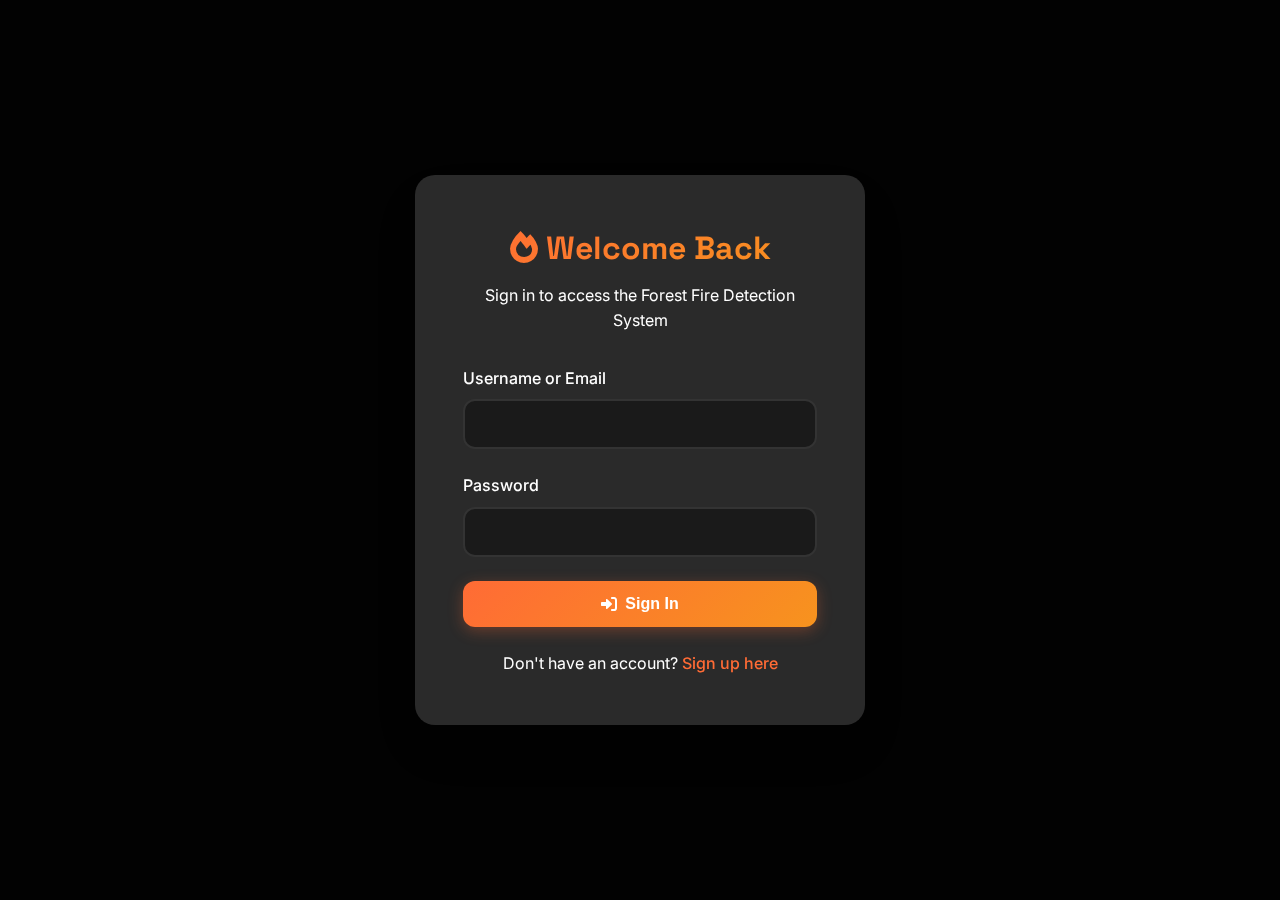
<file: FireDetectionApp/templates/index.html>
<!doctype html>
<html lang="en">
<head>
  <meta charset="utf-8">
  <meta name="viewport" content="width=device-width, initial-scale=1.0">
  <title>Forest Fire Detection - AI Powered Monitoring System</title>
  <link href="https://cdnjs.cloudflare.com/ajax/libs/font-awesome/6.0.0/css/all.min.css" rel="stylesheet">
  <link href="https://fonts.googleapis.com/css2?family=Inter:wght@300;400;500;600;700&family=Space+Grotesk:wght@400;500;600;700&display=swap" rel="stylesheet">
  <style>
    :root {
      --primary-color: #ff6b35;
      --secondary-color: #f7931e;
      --accent-color: #4ecdc4;
      --dark-bg: #0a0a0a;
      --dark-surface: #1a1a1a;
      --dark-card: #2a2a2a;
      --dark-text: #ffffff;
      --dark-text-secondary: #b0b0b0;
      --light-bg: #ffffff;
      --light-surface: #f8f9fa;
      --light-card: #ffffff;
      --light-text: #2c3e50;
      --light-text-secondary: #6c757d;
      --gradient: linear-gradient(135deg, var(--primary-color), var(--secondary-color));
      --shadow: 0 10px 30px rgba(0,0,0,0.1);
      --shadow-hover: 0 20px 40px rgba(0,0,0,0.15);
      --border-radius: 16px;
      --transition: all 0.3s cubic-bezier(0.4, 0, 0.2, 1);
    }

    [data-theme="dark"] {
      --bg-color: var(--dark-bg);
      --surface-color: var(--dark-surface);
      --card-color: var(--dark-card);
      --text-color: var(--dark-text);
      --text-secondary: var(--dark-text-secondary);
      --border-color: #333;
    }

    [data-theme="light"] {
      --bg-color: var(--light-bg);
      --surface-color: var(--light-surface);
      --card-color: var(--light-card);
      --text-color: var(--light-text);
      --text-secondary: var(--light-text-secondary);
      --border-color: #e9ecef;
    }

    * {
      margin: 0;
      padding: 0;
      box-sizing: border-box;
    }

    body {
      font-family: 'Inter', sans-serif;
      background: var(--bg-color);
      color: var(--text-color);
      line-height: 1.6;
      transition: var(--transition);
      min-height: 100vh;
    }

    /* Header */
    .header {
      background: var(--card-color);
      backdrop-filter: blur(20px);
      border-bottom: 1px solid var(--border-color);
      position: sticky;
      top: 0;
      z-index: 1000;
      box-shadow: var(--shadow);
    }

    .nav {
      max-width: 1400px;
      margin: 0 auto;
      padding: 0 2rem;
      display: flex;
      justify-content: space-between;
      align-items: center;
      height: 80px;
    }

    .logo {
      display: flex;
      align-items: center;
      gap: 12px;
      font-family: 'Space Grotesk', sans-serif;
      font-weight: 700;
      font-size: 1.5rem;
      color: var(--primary-color);
    }

    .logo i {
      font-size: 2rem;
      background: var(--gradient);
      -webkit-background-clip: text;
      -webkit-text-fill-color: transparent;
      background-clip: text;
    }

    .nav-links {
      display: flex;
      gap: 2rem;
      list-style: none;
    }

    .nav-links a {
      color: var(--text-color);
      text-decoration: none;
      font-weight: 500;
      padding: 8px 16px;
      border-radius: 8px;
      transition: var(--transition);
    }

    .nav-links a:hover {
      background: var(--primary-color);
      color: white;
      transform: translateY(-2px);
    }

    .theme-toggle {
      background: var(--surface-color);
      border: 2px solid var(--border-color);
      border-radius: 50%;
      width: 50px;
      height: 50px;
      display: flex;
      align-items: center;
      justify-content: center;
      cursor: pointer;
      color: var(--text-color);
      font-size: 1.2rem;
      transition: var(--transition);
    }

    .theme-toggle:hover {
      transform: rotate(180deg) scale(1.1);
      border-color: var(--primary-color);
    }

    .user-menu {
      display: flex;
      align-items: center;
      gap: 1rem;
    }

    .user-info {
      display: flex;
      align-items: center;
      gap: 8px;
      color: var(--text-secondary);
    }

    .logout-btn {
      background: transparent;
      border: 2px solid var(--primary-color);
      color: var(--primary-color);
      padding: 8px 16px;
      border-radius: 8px;
      cursor: pointer;
      font-weight: 500;
      transition: var(--transition);
    }

    .logout-btn:hover {
      background: var(--primary-color);
      color: white;
      transform: translateY(-2px);
    }

    /* Main Content */
    .main {
      max-width: 1400px;
      margin: 0 auto;
      padding: 2rem;
      min-height: calc(100vh - 160px);
    }

    .hero {
      text-align: center;
      margin-bottom: 4rem;
      padding: 4rem 0;
    }

    .hero h1 {
      font-family: 'Space Grotesk', sans-serif;
      font-size: 3.5rem;
      font-weight: 700;
      background: var(--gradient);
      -webkit-background-clip: text;
      -webkit-text-fill-color: transparent;
      background-clip: text;
      margin-bottom: 1rem;
    }

    .hero p {
      font-size: 1.2rem;
      color: var(--text-secondary);
      max-width: 600px;
      margin: 0 auto;
    }

    /* Cards */
    .detection-grid {
      display: grid;
      grid-template-columns: repeat(auto-fit, minmax(400px, 1fr));
      gap: 2rem;
      margin-bottom: 3rem;
    }

    .card {
      background: var(--card-color);
      border-radius: var(--border-radius);
      padding: 2rem;
      box-shadow: var(--shadow);
      border: 1px solid var(--border-color);
      transition: var(--transition);
    }

    .card:hover {
      transform: translateY(-8px);
      box-shadow: var(--shadow-hover);
    }

    .card-header {
      display: flex;
      align-items: center;
      gap: 12px;
      margin-bottom: 1.5rem;
    }

    .card-icon {
      width: 50px;
      height: 50px;
      border-radius: 12px;
      background: var(--gradient);
      display: flex;
      align-items: center;
      justify-content: center;
      color: white;
      font-size: 1.5rem;
    }

    .card h2 {
      font-family: 'Space Grotesk', sans-serif;
      font-size: 1.5rem;
      font-weight: 600;
      color: var(--text-color);
    }

    /* Forms */
    .form-group {
      margin-bottom: 1.5rem;
    }

    .form-group label {
      display: block;
      margin-bottom: 8px;
      font-weight: 500;
      color: var(--text-color);
    }

    .form-control {
      width: 100%;
      padding: 14px 16px;
      border: 2px solid var(--border-color);
      border-radius: 12px;
      background: var(--surface-color);
      color: var(--text-color);
      font-size: 1rem;
      transition: var(--transition);
    }

    .form-control:focus {
      outline: none;
      border-color: var(--primary-color);
      box-shadow: 0 0 0 3px rgba(255, 107, 53, 0.1);
    }

    /* Buttons */
    .btn {
      display: inline-flex;
      align-items: center;
      gap: 8px;
      padding: 14px 24px;
      border: none;
      border-radius: 12px;
      font-size: 1rem;
      font-weight: 600;
      cursor: pointer;
      transition: var(--transition);
      text-decoration: none;
      justify-content: center;
    }

    .btn-primary {
      background: var(--gradient);
      color: white;
      box-shadow: 0 4px 15px rgba(255, 107, 53, 0.3);
    }

    .btn-primary:hover {
      transform: translateY(-3px);
      box-shadow: 0 8px 25px rgba(255, 107, 53, 0.4);
    }

    .btn-secondary {
      background: var(--surface-color);
      color: var(--text-color);
      border: 2px solid var(--border-color);
    }

    .btn-secondary:hover {
      background: var(--primary-color);
      color: white;
      border-color: var(--primary-color);
      transform: translateY(-2px);
    }

    .btn-full {
      width: 100%;
    }

    /* Image Results */
    .img-container {
      display: grid;
      grid-template-columns: 1fr 1fr;
      gap: 2rem;
      margin-top: 2rem;
    }

    .img-result {
      text-align: center;
    }

    .img-result h3 {
      margin-bottom: 1rem;
      color: var(--text-color);
      font-weight: 600;
    }

    .img-result img {
      max-width: 100%;
      border-radius: 12px;
      box-shadow: var(--shadow);
      border: 2px solid var(--border-color);
      transition: var(--transition);
    }

    .img-result img:hover {
      transform: scale(1.02);
      box-shadow: var(--shadow-hover);
    }

    /* Stream Container */
    .stream-container {
      text-align: center;
      margin-top: 2rem;
      padding: 2rem;
      background: var(--surface-color);
      border-radius: var(--border-radius);
      border: 2px dashed var(--border-color);
    }

    .stream-container img {
      max-width: 100%;
      border-radius: 12px;
      box-shadow: var(--shadow);
    }

    /* Real-time Section */
    .realtime-section {
      text-align: center;
      padding: 3rem;
      background: var(--surface-color);
      border-radius: var(--border-radius);
      margin-top: 2rem;
    }

    /* Auth Forms */
    .auth-container {
      position: fixed;
      top: 0;
      left: 0;
      width: 100%;
      height: 100%;
      background: rgba(0,0,0,0.8);
      backdrop-filter: blur(10px);
      display: flex;
      align-items: center;
      justify-content: center;
      z-index: 2000;
    }

    .auth-form {
      background: var(--card-color);
      padding: 3rem;
      border-radius: 20px;
      box-shadow: 0 25px 50px rgba(0,0,0,0.3);
      width: 100%;
      max-width: 450px;
      margin: 2rem;
    }

    .auth-header {
      text-align: center;
      margin-bottom: 2rem;
    }

    .auth-header h2 {
      font-family: 'Space Grotesk', sans-serif;
      font-size: 2rem;
      font-weight: 700;
      margin-bottom: 0.5rem;
      background: var(--gradient);
      -webkit-background-clip: text;
      -webkit-text-fill-color: transparent;
      background-clip: text;
    }

    .auth-toggle {
      text-align: center;
      margin-top: 1.5rem;
    }

    .auth-toggle a {
      color: var(--primary-color);
      text-decoration: none;
      font-weight: 500;
    }

    .auth-toggle a:hover {
      text-decoration: underline;
    }

    /* Footer */
    .footer {
      background: var(--card-color);
      border-top: 1px solid var(--border-color);
      padding: 2rem 0;
      text-align: center;
      color: var(--text-secondary);
    }

    .footer-content {
      max-width: 1400px;
      margin: 0 auto;
      padding: 0 2rem;
    }

    .footer-links {
      display: flex;
      justify-content: center;
      gap: 2rem;
      margin-bottom: 1rem;
    }

    .footer-links a {
      color: var(--text-secondary);
      text-decoration: none;
      transition: var(--transition);
    }

    .footer-links a:hover {
      color: var(--primary-color);
    }

    /* Loading */
    .loading {
      display: inline-block;
      width: 20px;
      height: 20px;
      border: 3px solid rgba(255,255,255,.3);
      border-radius: 50%;
      border-top-color: #fff;
      animation: spin 1s ease-in-out infinite;
    }

    @keyframes spin {
      to { transform: rotate(360deg); }
    }

    /* Responsive */
    @media (max-width: 768px) {
      .nav {
        padding: 0 1rem;
        flex-wrap: wrap;
        height: auto;
        min-height: 80px;
      }

      .nav-links {
        display: none;
      }

      .hero h1 {
        font-size: 2.5rem;
      }

      .detection-grid {
        grid-template-columns: 1fr;
      }

      .img-container {
        grid-template-columns: 1fr;
      }

      .main {
        padding: 1rem;
      }
    }

    /* Hide main content when not authenticated */
    .hidden {
      display: none !important;
    }
  </style>
</head>
<body data-theme="dark">
  <!-- Auth Container -->
  <div id="auth-container" class="auth-container">
    <!-- Sign In Form -->
    <form id="signin-form" class="auth-form">
      <div class="auth-header">
        <h2><i class="fas fa-fire"></i> Welcome Back</h2>
        <p>Sign in to access the Forest Fire Detection System</p>
      </div>
      
      <div class="form-group">
        <label for="signin-username">Username or Email</label>
        <input type="text" id="signin-username" class="form-control" required>
      </div>
      
      <div class="form-group">
        <label for="signin-password">Password</label>
        <input type="password" id="signin-password" class="form-control" required>
      </div>
      
      <button type="submit" class="btn btn-primary btn-full">
        <i class="fas fa-sign-in-alt"></i>
        Sign In
      </button>
      
      <div class="auth-toggle">
        <p>Don't have an account? <a href="#" onclick="showSignup()">Sign up here</a></p>
      </div>
    </form>

    <!-- Sign Up Form -->
    <form id="signup-form" class="auth-form hidden">
      <div class="auth-header">
        <h2><i class="fas fa-user-plus"></i> Create Account</h2>
        <p>Join the Forest Fire Detection System</p>
      </div>
      
      <div class="form-group">
        <label for="signup-username">Username</label>
        <input type="text" id="signup-username" class="form-control" required>
      </div>
      
      <div class="form-group">
        <label for="signup-email">Email</label>
        <input type="email" id="signup-email" class="form-control" required>
      </div>
      
      <div class="form-group">
        <label for="signup-password">Password</label>
        <input type="password" id="signup-password" class="form-control" required>
      </div>
      
      <div class="form-group">
        <label for="signup-confirm">Confirm Password</label>
        <input type="password" id="signup-confirm" class="form-control" required>
      </div>
      
      <button type="submit" class="btn btn-primary btn-full">
        <i class="fas fa-user-plus"></i>
        Create Account
      </button>
      
      <div class="auth-toggle">
        <p>Already have an account? <a href="#" onclick="showSignin()">Sign in here</a></p>
      </div>
    </form>
  </div>

  <!-- Header -->
  <header class="header hidden" id="main-header">
    <nav class="nav">
      <div class="logo">
        <i class="fas fa-fire"></i>
        <span>FireWatch AI</span>
      </div>
      
      <ul class="nav-links">
        <li><a href="#image-detection"><i class="fas fa-image"></i> Image Detection</a></li>
        <li><a href="#video-stream"><i class="fas fa-video"></i> Video Stream</a></li>
        <li><a href="#realtime"><i class="fas fa-camera"></i> Real-time</a></li>
      </ul>
      
      <div class="user-menu">
        <div class="user-info">
          <i class="fas fa-user-circle"></i>
          <span id="username-display">User</span>
        </div>
        <button class="theme-toggle" onclick="toggleTheme()">
          <i class="fas fa-moon" id="theme-icon"></i>
        </button>
        <button class="logout-btn" onclick="logout()">
          <i class="fas fa-sign-out-alt"></i>
          Logout
        </button>
      </div>
    </nav>
  </header>

  <!-- Main Content -->
  <main class="main hidden" id="main-content">
    <!-- Hero Section -->
    <section class="hero">
      <h1>AI-Powered Forest Fire Detection</h1>
      <p>Advanced computer vision technology for early forest fire detection and monitoring. Upload images, stream videos, or use real-time camera feed for instant fire detection.</p>
    </section>

    <!-- Detection Grid -->
    <div class="detection-grid">
      <!-- Image Detection Card -->
      <div class="card" id="image-detection">
        <div class="card-header">
          <div class="card-icon">
            <i class="fas fa-image"></i>
          </div>
          <h2>Image Detection</h2>
        </div>
        
        <form id="img-form" action="/upload_image" method="post" enctype="multipart/form-data">
          <div class="form-group">
            <label for="image-upload">Select Image File</label>
            <input type="file" id="image-upload" name="file" class="form-control" accept="image/*" required>
          </div>
          <button type="submit" class="btn btn-primary btn-full">
            <i class="fas fa-search"></i>
            <span class="btn-text">Detect Fire</span>
            <span class="loading hidden"></span>
          </button>
        </form>
        
        <div class="img-container">
          <div class="img-result">
            <h3>Original Image</h3>
            <img id="orig-img" style="display: none;" />
            <div id="orig-placeholder" style="padding: 3rem; background: var(--surface-color); border-radius: 12px; color: var(--text-secondary);">
              <i class="fas fa-image" style="font-size: 3rem; margin-bottom: 1rem; display: block;"></i>
              Original image will appear here
            </div>
          </div>
          <div class="img-result">
            <h3>Detection Result</h3>
            <img id="result-img" style="display: none;" />
            <div id="result-placeholder" style="padding: 3rem; background: var(--surface-color); border-radius: 12px; color: var(--text-secondary);">
              <i class="fas fa-fire" style="font-size: 3rem; margin-bottom: 1rem; display: block;"></i>
              Detection result will appear here
            </div>
          </div>
        </div>
      </div>

      <!-- Video Stream Card -->
      <div class="card" id="video-stream">
        <div class="card-header">
          <div class="card-icon">
            <i class="fas fa-video"></i>
          </div>
          <h2>Video Stream Detection</h2>
        </div>
        
        <form id="stream-form" enctype="multipart/form-data">
          <div class="form-group">
            <label for="stream-video-file">Select Video File</label>
            <input type="file" id="stream-video-file" class="form-control" accept="video/*" required>
          </div>
          <button type="submit" class="btn btn-primary btn-full">
            <i class="fas fa-play"></i>
            <span class="btn-text">Start Stream</span>
            <span class="loading hidden"></span>
          </button>
        </form>
        
        <div id="stream-container" class="stream-container">
          <i class="fas fa-video" style="font-size: 3rem; margin-bottom: 1rem; display: block; color: var(--text-secondary);"></i>
          <p style="color: var(--text-secondary);">Video stream will appear here</p>
        </div>
      </div>
    </div>

    <!-- Real-time Detection -->
    <section class="realtime-section" id="realtime">
      <div class="card-header" style="justify-content: center; margin-bottom: 2rem;">
        <div class="card-icon">
          <i class="fas fa-camera"></i>
        </div>
        <h2>Real-Time Camera Detection</h2>
      </div>
      <p style="margin-bottom: 2rem; color: var(--text-secondary);">Launch real-time forest fire detection using your camera feed</p>
      <button class="btn btn-primary" onclick="window.open('http://127.0.0.1:5001/', '_blank')">
        <i class="fas fa-external-link-alt"></i>
        Launch Real-Time Detection
      </button>
    </section>
  </main>

  <!-- Footer -->
  <footer class="footer hidden" id="main-footer">
    <div class="footer-content">
      <div class="footer-links">
              <a href="#" title="An AI system to detect forest fires with high accuracy.">
        <i class="fas fa-info-circle"></i> About
      </a>
      <a href="#" title="We do not collect or store any personal data.">
        <i class="fas fa-shield-alt"></i> Privacy
      </a>
        <a href="mailto:thilak22005@gmail.com"><i class="fas fa-envelope"></i> Contact</a>
        <a href="https://github.com/thilak-r"><i class="fab fa-github"></i> GitHub</a>
      </div>
      <p>&copy; 2024 FireWatch AI. Advanced Forest Fire Detection System.</p>
    </div>
  </footer>

  <script>
    // Database operations (simulated with in-memory storage)
    let users = JSON.parse(localStorage.getItem('firewatch_users') || '[]');
    let currentUser = JSON.parse(localStorage.getItem('firewatch_current_user') || 'null');

    // Check if user is logged in on page load
    document.addEventListener('DOMContentLoaded', function() {
      if (currentUser) {
        showMainApp();
      }
    });

    // Auth functions
    function showSignup() {
      document.getElementById('signin-form').classList.add('hidden');
      document.getElementById('signup-form').classList.remove('hidden');
    }

    function showSignin() {
      document.getElementById('signup-form').classList.add('hidden');
      document.getElementById('signin-form').classList.remove('hidden');
    }

    function showMainApp() {
      document.getElementById('auth-container').classList.add('hidden');
      document.getElementById('main-header').classList.remove('hidden');
      document.getElementById('main-content').classList.remove('hidden');
      document.getElementById('main-footer').classList.remove('hidden');
      
      if (currentUser) {
        document.getElementById('username-display').textContent = currentUser.username;
      }
    }

    function hideMainApp() {
      document.getElementById('auth-container').classList.remove('hidden');
      document.getElementById('main-header').classList.add('hidden');
      document.getElementById('main-content').classList.add('hidden');
      document.getElementById('main-footer').classList.add('hidden');
    }

    // Sign up handler
    document.getElementById('signup-form').addEventListener('submit', function(e) {
      e.preventDefault();
      
      const username = document.getElementById('signup-username').value;
      const email = document.getElementById('signup-email').value;
      const password = document.getElementById('signup-password').value;
      const confirmPassword = document.getElementById('signup-confirm').value;
      
      if (password !== confirmPassword) {
        alert('Passwords do not match!');
        return;
      }
      
      if (users.find(u => u.username === username || u.email === email)) {
        alert('Username or email already exists!');
        return;
      }
      
      const newUser = {
        id: Date.now(),
        username: username,
        email: email,
        password: password, // In real app, this should be hashed
        createdAt: new Date().toISOString()
      };
      
      users.push(newUser);
      localStorage.setItem('firewatch_users', JSON.stringify(users));
      
      currentUser = { id: newUser.id, username: newUser.username, email: newUser.email };
      localStorage.setItem('firewatch_current_user', JSON.stringify(currentUser));
      
      alert('Account created successfully!');
      showMainApp();
    });

    // Enhanced sign in handler
    document.getElementById('signin-form').addEventListener('submit', function(e) {
      e.preventDefault();
      
      const usernameOrEmail = document.getElementById('signin-username').value.trim();
      const password = document.getElementById('signin-password').value;
      
      if (!usernameOrEmail || !password) {
        showNotification('Please enter both username/email and password.', 'error');
        return;
      }
      
      try {
        const user = users.find(u => 
          (u.username === usernameOrEmail || u.email === usernameOrEmail) && 
          u.password === password
        );
        
        if (user) {
          currentUser = { id: user.id, username: user.username, email: user.email };
          localStorage.setItem('firewatch_current_user', JSON.stringify(currentUser));
          showNotification(`Welcome back, ${user.username}!`, 'success');
          showMainApp();
        } else {
          showNotification('Invalid username/email or password. Please try again.', 'error');
          document.getElementById('signin-password').value = '';
          document.getElementById('signin-username').focus();
        }
      } catch (error) {
        console.error('Signin error:', error);
        showNotification('Login failed. Please try again.', 'error');
      }
    });

    // Logout function
    function logout() {
      currentUser = null;
      localStorage.removeItem('firewatch_current_user');
      hideMainApp();
      
      // Reset forms
      document.getElementById('signin-form').reset();
      document.getElementById('signup-form').reset();
      showSignin();
    }

    // Theme toggle
    function toggleTheme() {
      const body = document.body;
      const themeIcon = document.getElementById('theme-icon');
      
      if (body.getAttribute('data-theme') === 'dark') {
        body.setAttribute('data-theme', 'light');
        themeIcon.className = 'fas fa-sun';
        localStorage.setItem('firewatch_theme', 'light');
      } else {
        body.setAttribute('data-theme', 'dark');
        themeIcon.className = 'fas fa-moon';
        localStorage.setItem('firewatch_theme', 'dark');
      }
    }

    // Load saved theme
    const savedTheme = localStorage.getItem('firewatch_theme') || 'dark';
    document.body.setAttribute('data-theme', savedTheme);
    document.getElementById('theme-icon').className = savedTheme === 'dark' ? 'fas fa-moon' : 'fas fa-sun';

    // Image upload handler with better error handling
    document.getElementById('img-form').addEventListener('submit', async function(e) {
      e.preventDefault();

      const file = e.target.querySelector('input[type="file"]').files[0];
      if (!file) {
        showNotification("Please select an image", "error");
        return;
      }

      // Show loading state
      const btn = e.target.querySelector('button');
      const btnText = btn.querySelector('.btn-text');
      const loading = btn.querySelector('.loading');
      
      btnText.classList.add('hidden');
      loading.classList.remove('hidden');
      btn.disabled = true;

      // Show original image
      const origImg = document.getElementById('orig-img');
      const origPlaceholder = document.getElementById('orig-placeholder');
      origImg.src = URL.createObjectURL(file);
      origImg.style.display = 'block';
      origPlaceholder.style.display = 'none';

      const formData = new FormData();
      formData.append("file", file);

      try {
        const res = await fetch("/upload_image", {
          method: "POST",
          body: formData
        });

        if (!res.ok) {
          throw new Error(`Server error: ${res.status} ${res.statusText}`);
        }

        const blob = await res.blob();
        const resultImg = document.getElementById('result-img');
        const resultPlaceholder = document.getElementById('result-placeholder');
        
        resultImg.src = URL.createObjectURL(blob);
        resultImg.style.display = 'block';
        resultPlaceholder.style.display = 'none';
        
        showNotification("Image processed successfully!", "success");
      } catch (err) {
        console.error("Image processing error:", err);
        
        // Show specific error messages
        if (err.message.includes('Failed to fetch') || err.message.includes('ERR_CONNECTION_RESET')) {
          showNotification("Connection failed. Please check if the Flask server is running on port 5000.", "error");
        } else if (err.message.includes('Server error')) {
          showNotification("Server error occurred. Please try again later.", "error");
        } else {
          showNotification("Image processing failed. Please try again.", "error");
        }
        
        // Reset result image on error
        const resultImg = document.getElementById('result-img');
        const resultPlaceholder = document.getElementById('result-placeholder');
        resultImg.style.display = 'none';
        resultPlaceholder.style.display = 'block';
      } finally {
        // Reset button state
        btnText.classList.remove('hidden');
        loading.classList.add('hidden');
        btn.disabled = false;
      }
    });

    // Video stream handler with better error handling
    document.getElementById('stream-form').addEventListener('submit', async function(e) {
      e.preventDefault();
      
      const file = document.getElementById('stream-video-file').files[0];
      if (!file) {
        showNotification("Please select a video file", "error");
        return;
      }

      const btn = e.target.querySelector('button');
      const btnText = btn.querySelector('.btn-text');
      const loading = btn.querySelector('.loading');
      
      btnText.classList.add('hidden');
      loading.classList.remove('hidden');
      btn.disabled = true;

      const formData = new FormData();
      formData.append("file", file);

      const container = document.getElementById("stream-container");
      container.innerHTML = `
        <div style="padding: 2rem;">
          <div class="loading" style="margin: 0 auto 1rem;"></div>
          <p><b>Uploading and starting stream...</b></p>
        </div>
      `;

      try {
        const res = await fetch("/upload_video", {
          method: "POST",
          body: formData
        });

        if (!res.ok) {
          throw new Error(`Server error: ${res.status} ${res.statusText}`);
        }

        const data = await res.json();
        
        if (data.stream_url) {
          container.innerHTML = `
            <h3 style="margin-bottom: 1rem; color: var(--text-color);">
              <i class="fas fa-broadcast-tower"></i> Live Detection Stream
            </h3>
            <img src="${data.stream_url}" style="max-width: 100%; border-radius: 12px; box-shadow: var(--shadow);" />
            <p style="margin-top: 1rem; color: var(--text-secondary); font-size: 0.9rem;">
              <i class="fas fa-info-circle"></i> Real-time fire detection in progress
            </p>
          `;
          showNotification("Video stream started successfully!", "success");
        } else {
          throw new Error("Invalid response from server");
        }
      } catch (err) {
        console.error("Streaming error:", err);
        
        // Show specific error messages
        if (err.message.includes('Failed to fetch') || err.message.includes('ERR_CONNECTION_RESET')) {
          showNotification("Connection failed. Please check if the Flask server is running.", "error");
        } else if (err.message.includes('Server error')) {
          showNotification("Server error occurred. Please try again later.", "error");
        } else {
          showNotification("Video streaming failed. Please try again.", "error");
        }
        
        container.innerHTML = `
          <i class="fas fa-exclamation-triangle" style="font-size: 3rem; margin-bottom: 1rem; display: block; color: var(--primary-color);"></i>
          <p style="color: var(--text-secondary);">Failed to start video stream</p>
          <p style="color: var(--text-secondary); font-size: 0.9rem; margin-top: 0.5rem;">
            Please ensure the Flask server is running and try again.
          </p>
        `;
      } finally {
        btnText.classList.remove('hidden');
        loading.classList.add('hidden');
        btn.disabled = false;
      }
    });

    // Smooth scrolling for navigation links
    document.querySelectorAll('a[href^="#"]').forEach(anchor => {
      anchor.addEventListener('click', function (e) {
        e.preventDefault();
        const href = this.getAttribute('href');
        if (href && href !== '#') {
          const target = document.querySelector(href);
          if (target) {
            target.scrollIntoView({
              behavior: 'smooth',
              block: 'start'
            });
          }
        }
      });
    });

    // Add subtle animations on scroll
    const observerOptions = {
      threshold: 0.1,
      rootMargin: '0px 0px -50px 0px'
    };

    const observer = new IntersectionObserver((entries) => {
      entries.forEach(entry => {
        if (entry.isIntersecting) {
          entry.target.style.opacity = '1';
          entry.target.style.transform = 'translateY(0)';
        }
      });
    }, observerOptions);

    // Observe cards for animation
    document.addEventListener('DOMContentLoaded', function() {
      setTimeout(() => {
        document.querySelectorAll('.card').forEach((card, index) => {
          card.style.opacity = '0';
          card.style.transform = 'translateY(30px)';
          card.style.transition = 'opacity 0.6s ease, transform 0.6s ease';
          card.style.transitionDelay = `${index * 0.1}s`;
          observer.observe(card);
        });
      }, 100);
    });

    // Add keyboard shortcuts
    document.addEventListener('keydown', function(e) {
      // Ctrl/Cmd + K for theme toggle
      if ((e.ctrlKey || e.metaKey) && e.key === 'k') {
        e.preventDefault();
        toggleTheme();
      }
      
      // Escape to close auth forms (if needed)
      if (e.key === 'Escape' && !currentUser) {
        // Could add functionality to close auth if needed
      }
    });

    // Add file drag and drop support
    function setupFileDrop(inputId, dropZoneId) {
      const input = document.getElementById(inputId);
      const dropZone = input.closest('.form-group');
      
      ['dragenter', 'dragover', 'dragleave', 'drop'].forEach(eventName => {
        dropZone.addEventListener(eventName, preventDefaults, false);
      });

      function preventDefaults(e) {
        e.preventDefault();
        e.stopPropagation();
      }

      ['dragenter', 'dragover'].forEach(eventName => {
        dropZone.addEventListener(eventName, highlight, false);
      });

      ['dragleave', 'drop'].forEach(eventName => {
        dropZone.addEventListener(eventName, unhighlight, false);
      });

      function highlight(e) {
        dropZone.style.backgroundColor = 'var(--primary-color)';
        dropZone.style.opacity = '0.8';
        dropZone.style.borderRadius = '12px';
      }

      function unhighlight(e) {
        dropZone.style.backgroundColor = '';
        dropZone.style.opacity = '';
      }

      dropZone.addEventListener('drop', handleDrop, false);

      function handleDrop(e) {
        const dt = e.dataTransfer;
        const files = dt.files;
        
        if (files.length > 0) {
          input.files = files;
          
          // Trigger change event for file preview
          const event = new Event('change', { bubbles: true });
          input.dispatchEvent(event);
        }
      }
    }

    // Initialize drag and drop when main app loads
    function initializeDragDrop() {
      setupFileDrop('image-upload');
      setupFileDrop('stream-video-file');
    }

    // Call initialization after main app shows
    const originalShowMainApp = showMainApp;
    showMainApp = function() {
      originalShowMainApp();
      setTimeout(initializeDragDrop, 100);
    };

    // Add loading states and better error handling for all async operations
    async function handleAsyncOperation(operation, loadingElement, successCallback, errorCallback) {
      try {
        loadingElement.classList.remove('hidden');
        const result = await operation();
        if (successCallback) successCallback(result);
      } catch (error) {
        console.error('Operation failed:', error);
        if (errorCallback) errorCallback(error);
        else alert('Operation failed. Please try again.');
      } finally {
        loadingElement.classList.add('hidden');
      }
    }

    // Enhanced form validation with better error messaging
    function validateForm(formId) {
      const form = document.getElementById(formId);
      const inputs = form.querySelectorAll('input[required]');
      let isValid = true;
      let firstError = null;

      inputs.forEach(input => {
        const value = input.value.trim();
        
        // Remove previous error styling
        input.style.borderColor = '';
        input.style.boxShadow = '';
        
        if (!value) {
          input.style.borderColor = 'var(--primary-color)';
          input.style.boxShadow = '0 0 0 3px rgba(255, 107, 53, 0.1)';
          isValid = false;
          if (!firstError) firstError = input;
        }
        
        // Email validation
        if (input.type === 'email' && value) {
          const emailRegex = /^[^\s@]+@[^\s@]+\.[^\s@]+$/;
          if (!emailRegex.test(value)) {
            input.style.borderColor = 'var(--primary-color)';
            input.style.boxShadow = '0 0 0 3px rgba(255, 107, 53, 0.1)';
            isValid = false;
            if (!firstError) firstError = input;
          }
        }
        
        // Password strength validation
        if (input.id === 'signup-password' && value) {
          if (value.length < 6) {
            input.style.borderColor = 'var(--primary-color)';
            input.style.boxShadow = '0 0 0 3px rgba(255, 107, 53, 0.1)';
            isValid = false;
            if (!firstError) firstError = input;
          }
        }
      });

      // Focus on first error field
      if (firstError) {
        firstError.focus();
      }

      return isValid;
    }

    // Update signup form handler with better validation
    document.getElementById('signup-form').addEventListener('submit', function(e) {
      e.preventDefault();
      
      if (!validateForm('signup-form')) {
        showNotification('Please fill in all fields correctly.', 'error');
        return;
      }
      
      const username = document.getElementById('signup-username').value.trim();
      const email = document.getElementById('signup-email').value.trim();
      const password = document.getElementById('signup-password').value;
      const confirmPassword = document.getElementById('signup-confirm').value;
      
      // Additional validation
      if (username.length < 3) {
        showNotification('Username must be at least 3 characters long.', 'error');
        document.getElementById('signup-username').focus();
        return;
      }
      
      if (password.length < 6) {
        showNotification('Password must be at least 6 characters long.', 'error');
        document.getElementById('signup-password').focus();
        return;
      }
      
      if (password !== confirmPassword) {
        showNotification('Passwords do not match!', 'error');
        document.getElementById('signup-confirm').focus();
        return;
      }
      
      if (users.find(u => u.username === username || u.email === email)) {
        showNotification('Username or email already exists!', 'error');
        return;
      }
      
      try {
        const newUser = {
          id: Date.now(),
          username: username,
          email: email,
          password: password, // In production, this should be hashed
          createdAt: new Date().toISOString()
        };
        
        users.push(newUser);
        localStorage.setItem('firewatch_users', JSON.stringify(users));
        
        currentUser = { id: newUser.id, username: newUser.username, email: newUser.email };
        localStorage.setItem('firewatch_current_user', JSON.stringify(currentUser));
        
        showNotification('Account created successfully! Welcome to FireWatch AI.', 'success');
        showMainApp();
      } catch (error) {
        console.error('Signup error:', error);
        showNotification('Failed to create account. Please try again.', 'error');
      }
    });

    // Add real-time input validation feedback with better error handling
    document.querySelectorAll('input').forEach(input => {
      input.addEventListener('blur', function() {
        if (this.hasAttribute('required') && !this.value.trim()) {
          this.style.borderColor = 'var(--primary-color)';
          this.style.boxShadow = '0 0 0 3px rgba(255, 107, 53, 0.1)';
        } else {
          this.style.borderColor = '';
          this.style.boxShadow = '';
        }
      });
      
      input.addEventListener('input', function() {
        // Clear error styling when user starts typing
        if (this.style.borderColor === 'rgb(255, 107, 53)' || 
            this.style.borderColor === 'var(--primary-color)') {
          this.style.borderColor = '';
          this.style.boxShadow = '';
        }
      });
    });

    // Add notification system for better user feedback
    function showNotification(message, type = 'info') {
      const notification = document.createElement('div');
      notification.style.cssText = `
        position: fixed;
        top: 20px;
        right: 20px;
        padding: 1rem 1.5rem;
        background: ${type === 'success' ? '#10b981' : type === 'error' ? '#ef4444' : 'var(--primary-color)'};
        color: white;
        border-radius: 12px;
        box-shadow: var(--shadow);
        z-index: 9999;
        transform: translateX(400px);
        transition: var(--transition);
        max-width: 300px;
      `;
      
      notification.innerHTML = `
        <div style="display: flex; align-items: center; gap: 8px;">
          <i class="fas fa-${type === 'success' ? 'check-circle' : type === 'error' ? 'exclamation-circle' : 'info-circle'}"></i>
          <span>${message}</span>
        </div>
      `;
      
      document.body.appendChild(notification);
      
      setTimeout(() => {
        notification.style.transform = 'translateX(0)';
      }, 100);
      
      setTimeout(() => {
        notification.style.transform = 'translateX(400px)';
        setTimeout(() => {
          if (notification.parentNode) {
            notification.parentNode.removeChild(notification);
          }
        }, 300);
      }, 3000);
    }

    // Remove the alert override since we now handle notifications properly
    // showNotification function is already defined above and working properly
  </script>
</body>
</html>
</file>
